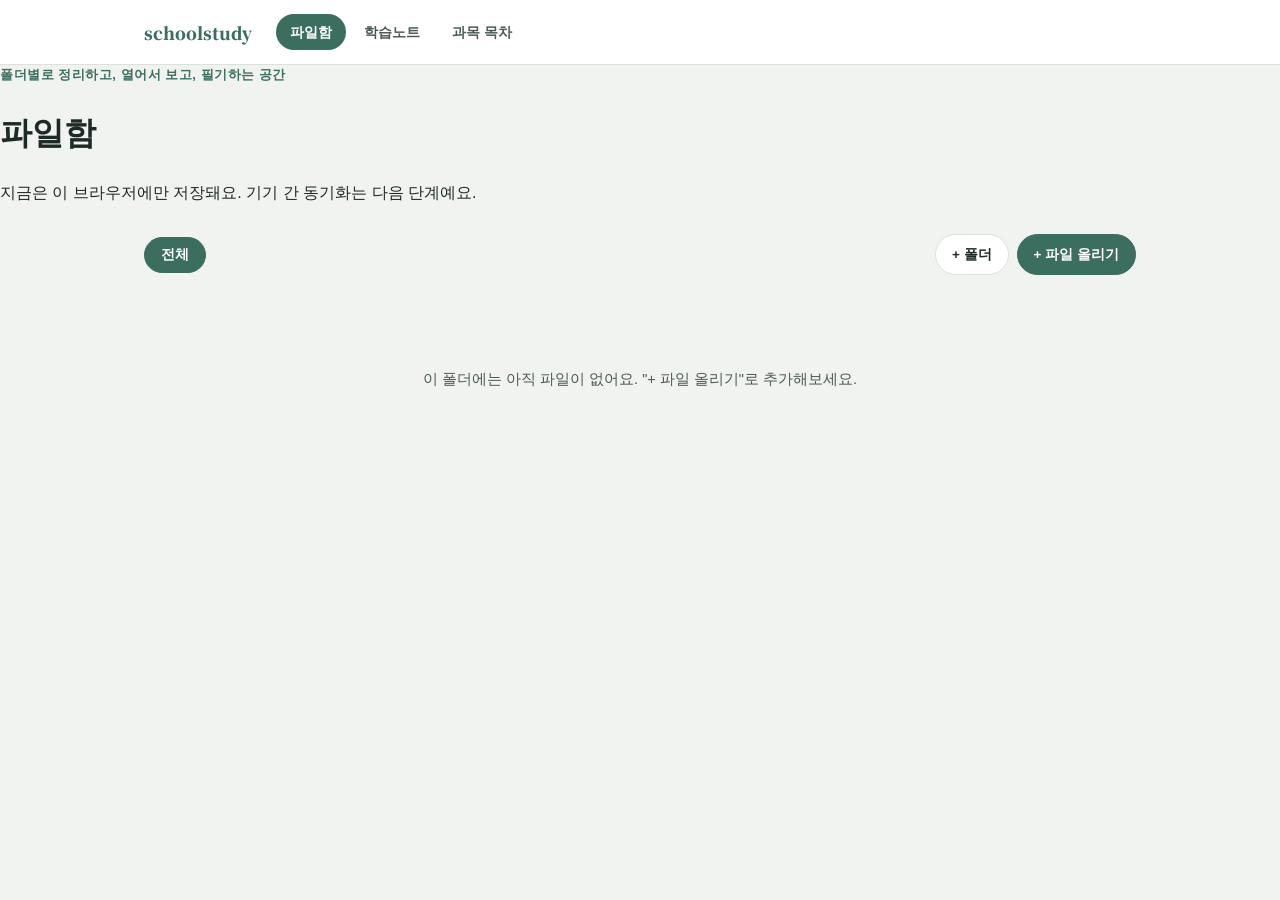
<file: index.html>
<!DOCTYPE html>
<html lang="ko">
<head>
<meta charset="UTF-8">
<meta name="viewport" content="width=device-width, initial-scale=1.0">
<title>schoolstudy — 파일함</title>
<link rel="preconnect" href="https://fonts.googleapis.com">
<link rel="preconnect" href="https://fonts.gstatic.com" crossorigin>
<link href="https://fonts.googleapis.com/css2?family=Noto+Serif+KR:wght@500;700;900&family=Pretendard:wght@400;500;600;700&display=swap" rel="stylesheet">
<link rel="stylesheet" href="style.css">
<link rel="stylesheet" href="vault.css">
</head>
<body>

  <div id="siteNav"></div>

  <header class="page-header">
    <p class="eyebrow">폴더별로 정리하고, 열어서 보고, 필기하는 공간</p>
    <h1 class="page-title">파일함</h1>
    <p class="page-sub" id="vaultHint">지금은 이 브라우저에만 저장돼요. 기기 간 동기화는 다음 단계예요.</p>
  </header>

  <main class="vault-main">
    <div class="vault-toolbar">
      <div class="folder-rail" id="folderRail"></div>
      <div class="vault-actions">
        <button type="button" class="vault-btn" id="newFolderBtn">+ 폴더</button>
        <label class="vault-btn vault-btn-primary" for="fileInput">+ 파일 올리기</label>
        <input type="file" id="fileInput" accept="image/*,application/pdf" multiple hidden />
      </div>
    </div>

    <div class="file-grid" id="fileGrid"></div>
    <p class="empty-state" id="vaultEmpty" hidden>이 폴더에는 아직 파일이 없어요. "+ 파일 올리기"로 추가해보세요.</p>
  </main>

  <div class="viewer-overlay" id="viewerOverlay" hidden>
    <div class="viewer-card">
      <div class="viewer-topbar">
        <span class="viewer-filename" id="viewerFilename"></span>
        <div class="viewer-tools">
          <button type="button" class="viewer-tool-btn" id="penToggleBtn">✏️ 필기</button>
          <button type="button" class="viewer-tool-btn" id="clearNoteBtn">지우기</button>
          <button type="button" class="viewer-tool-btn" id="viewerCloseBtn">닫기 ✕</button>
        </div>
      </div>
      <div class="viewer-canvas-wrap" id="viewerCanvasWrap">
        <img id="viewerImage" hidden />
        <embed id="viewerPdf" type="application/pdf" hidden />
        <canvas id="viewerCanvas"></canvas>
      </div>
    </div>
  </div>

  <script src="nav.js"></script>
  <script src="vault.js"></script>
</body>
</html>
</file>
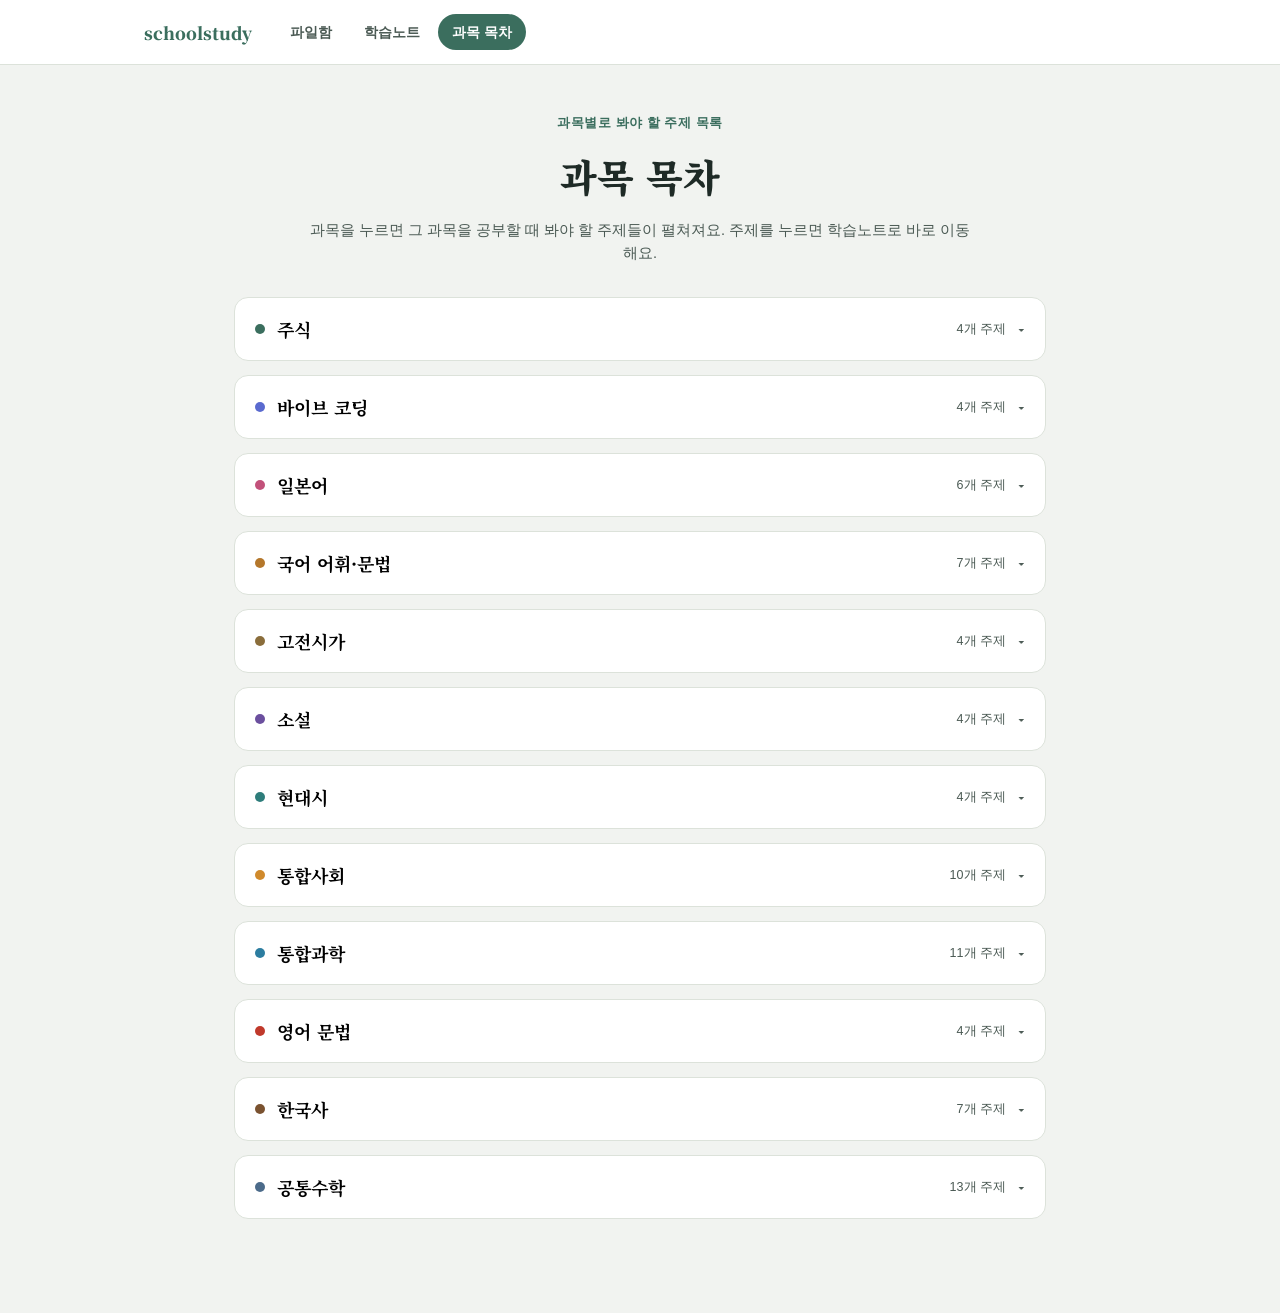
<file: curriculum.html>
<!DOCTYPE html>
<html lang="ko">
<head>
<meta charset="UTF-8">
<meta name="viewport" content="width=device-width, initial-scale=1.0">
<title>과목 목차 — schoolstudy</title>
<link rel="preconnect" href="https://fonts.googleapis.com">
<link rel="preconnect" href="https://fonts.gstatic.com" crossorigin>
<link href="https://fonts.googleapis.com/css2?family=Noto+Serif+KR:wght@500;700;900&family=Pretendard:wght@400;500;600;700&display=swap" rel="stylesheet">
<link rel="stylesheet" href="style.css">
<link rel="stylesheet" href="curriculum.css">
</head>
<body>

  <div id="siteNav"></div>

  <header class="page-header">
    <p class="eyebrow">과목별로 봐야 할 주제 목록</p>
    <h1 class="page-title">과목 목차</h1>
    <p class="page-sub">과목을 누르면 그 과목을 공부할 때 봐야 할 주제들이 펼쳐져요. 주제를 누르면 학습노트로 바로 이동해요.</p>
  </header>

  <main class="curriculum-main" id="curriculumMain"></main>

  <script src="nav.js"></script>
  <script src="data.js"></script>
  <script src="curriculum.js"></script>
</body>
</html>
</file>
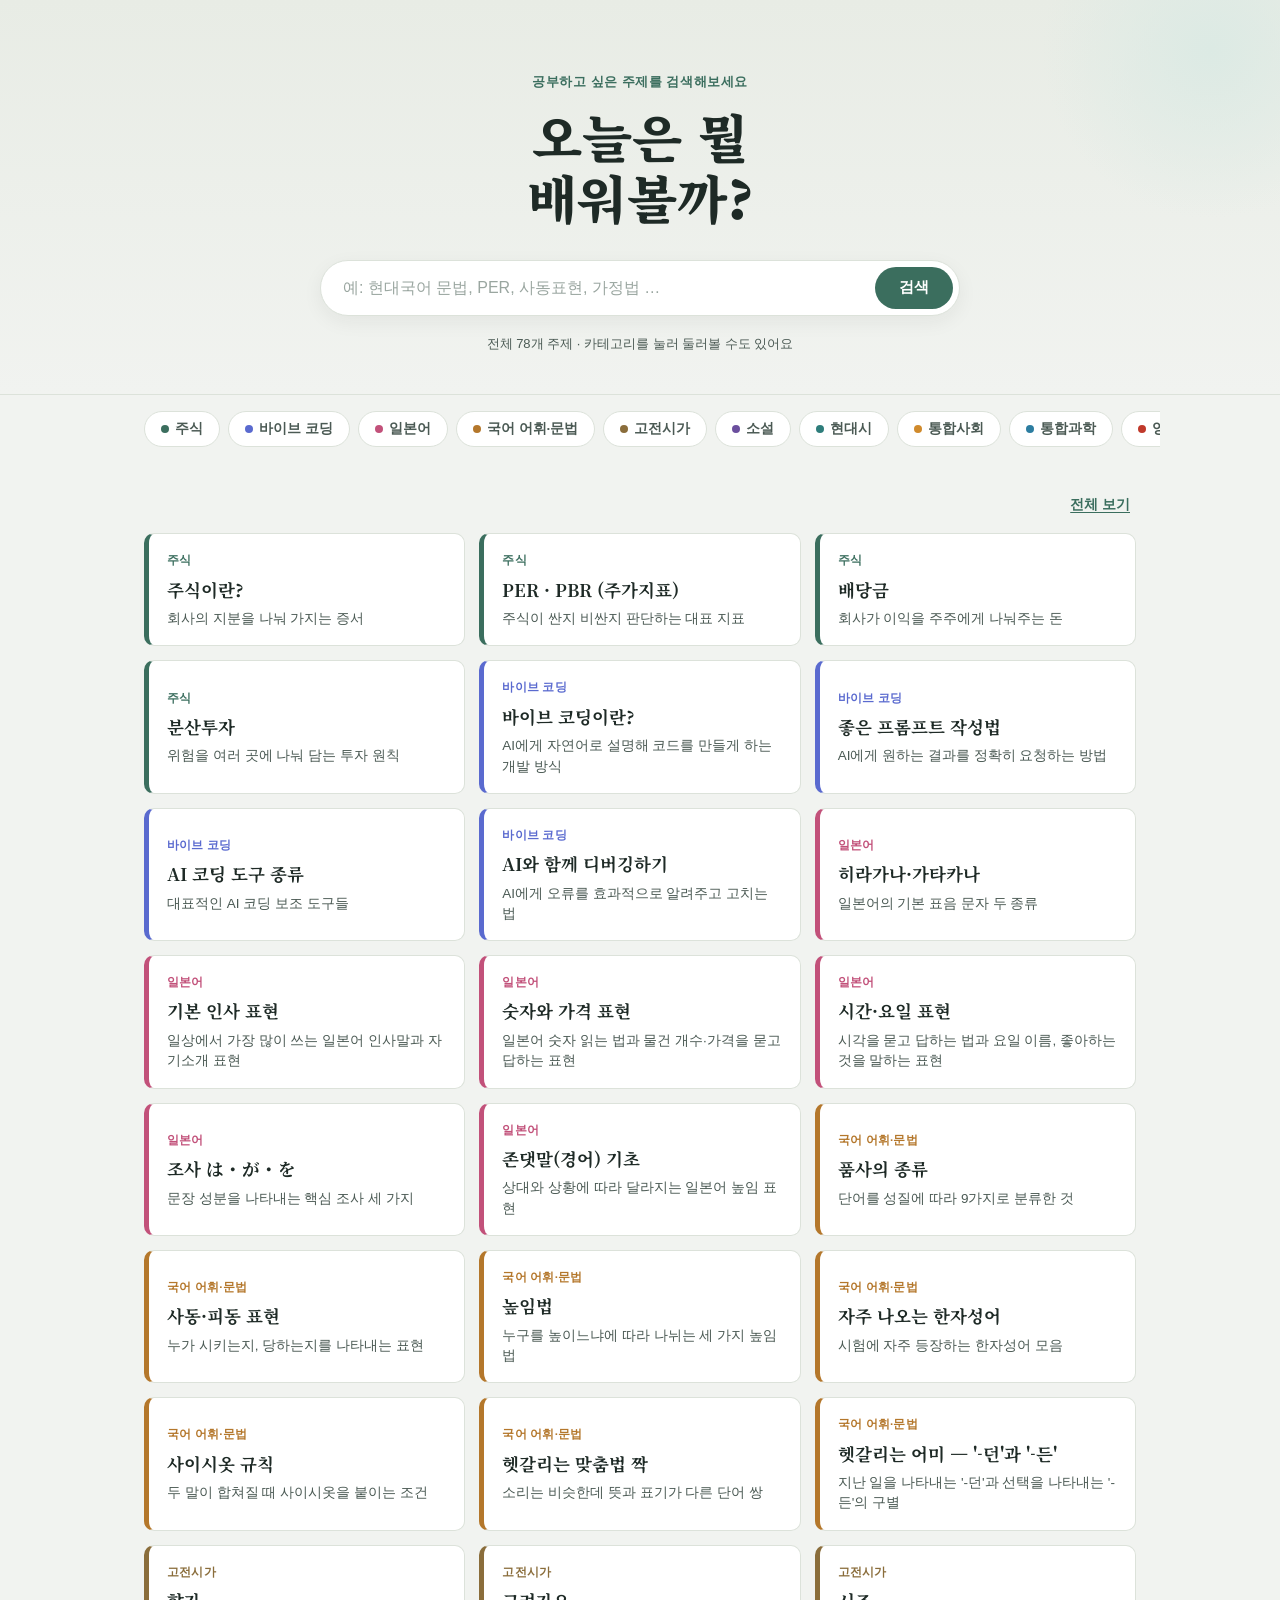
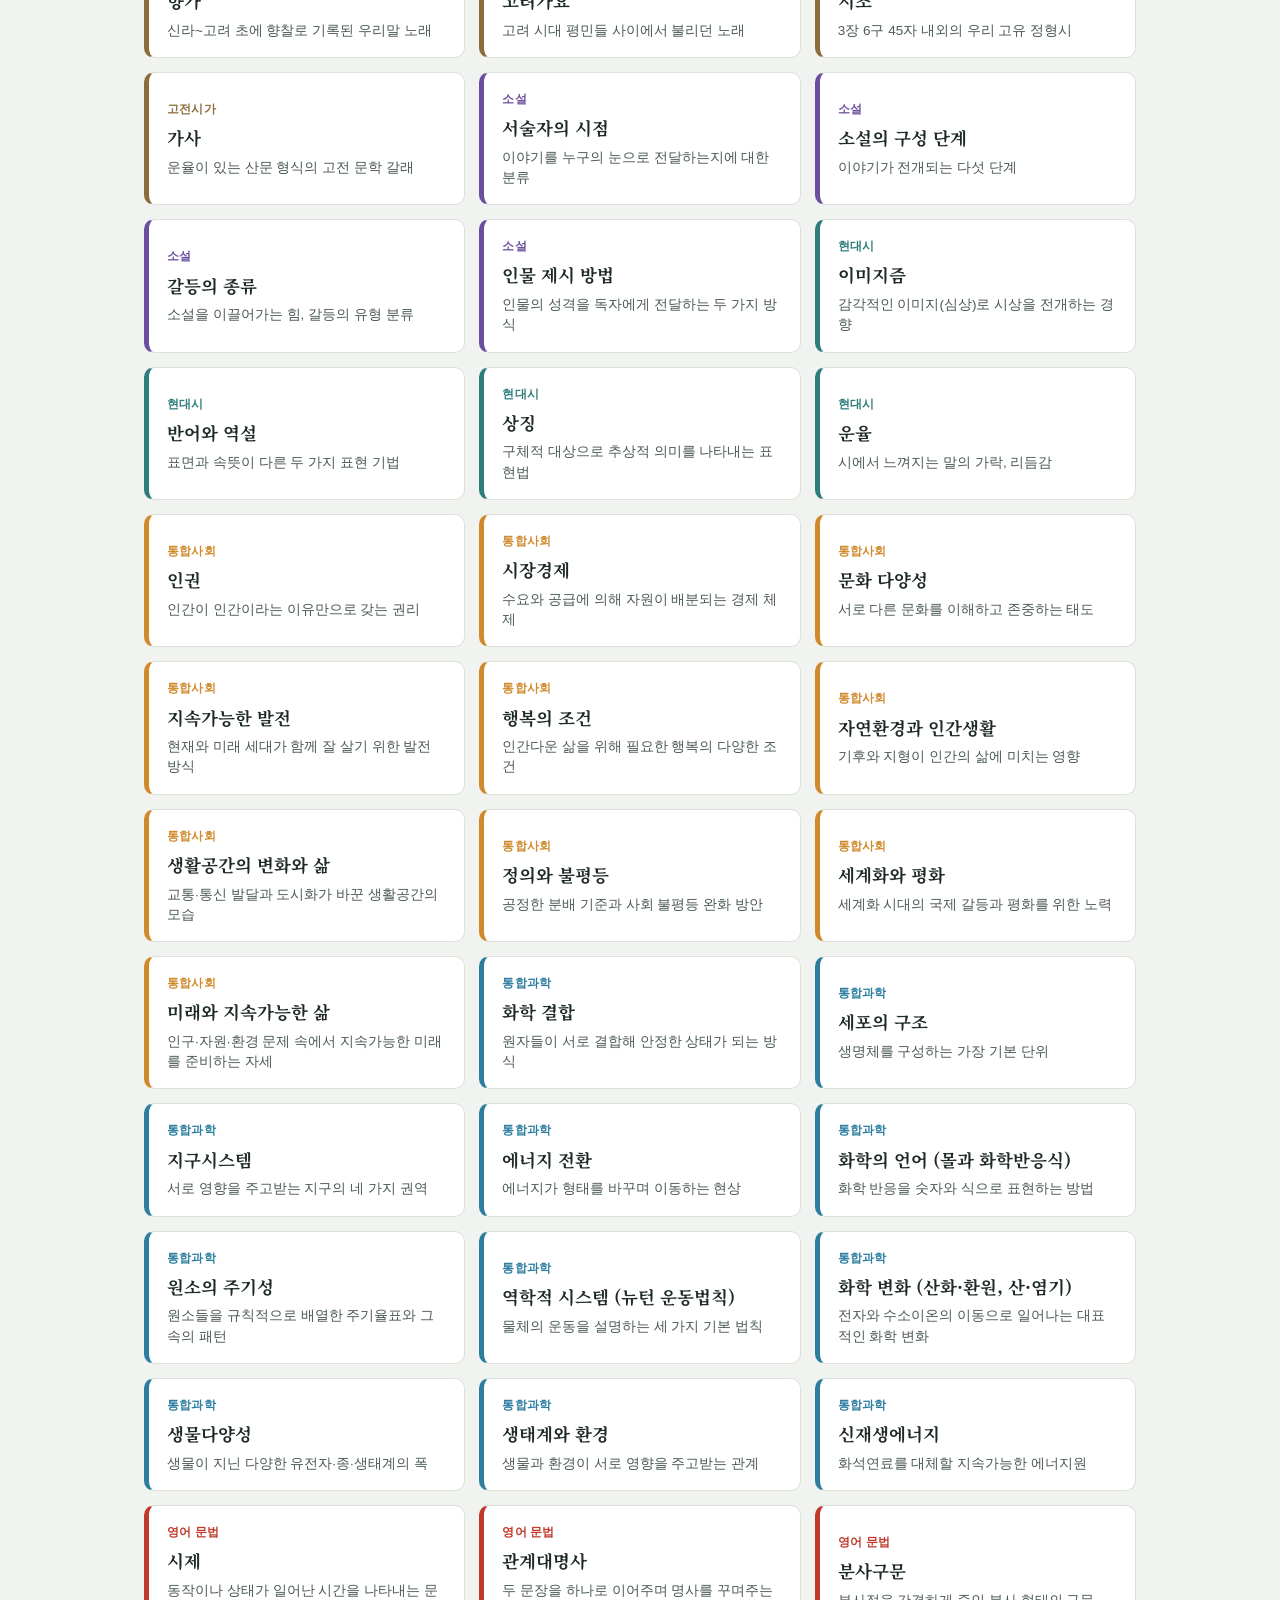
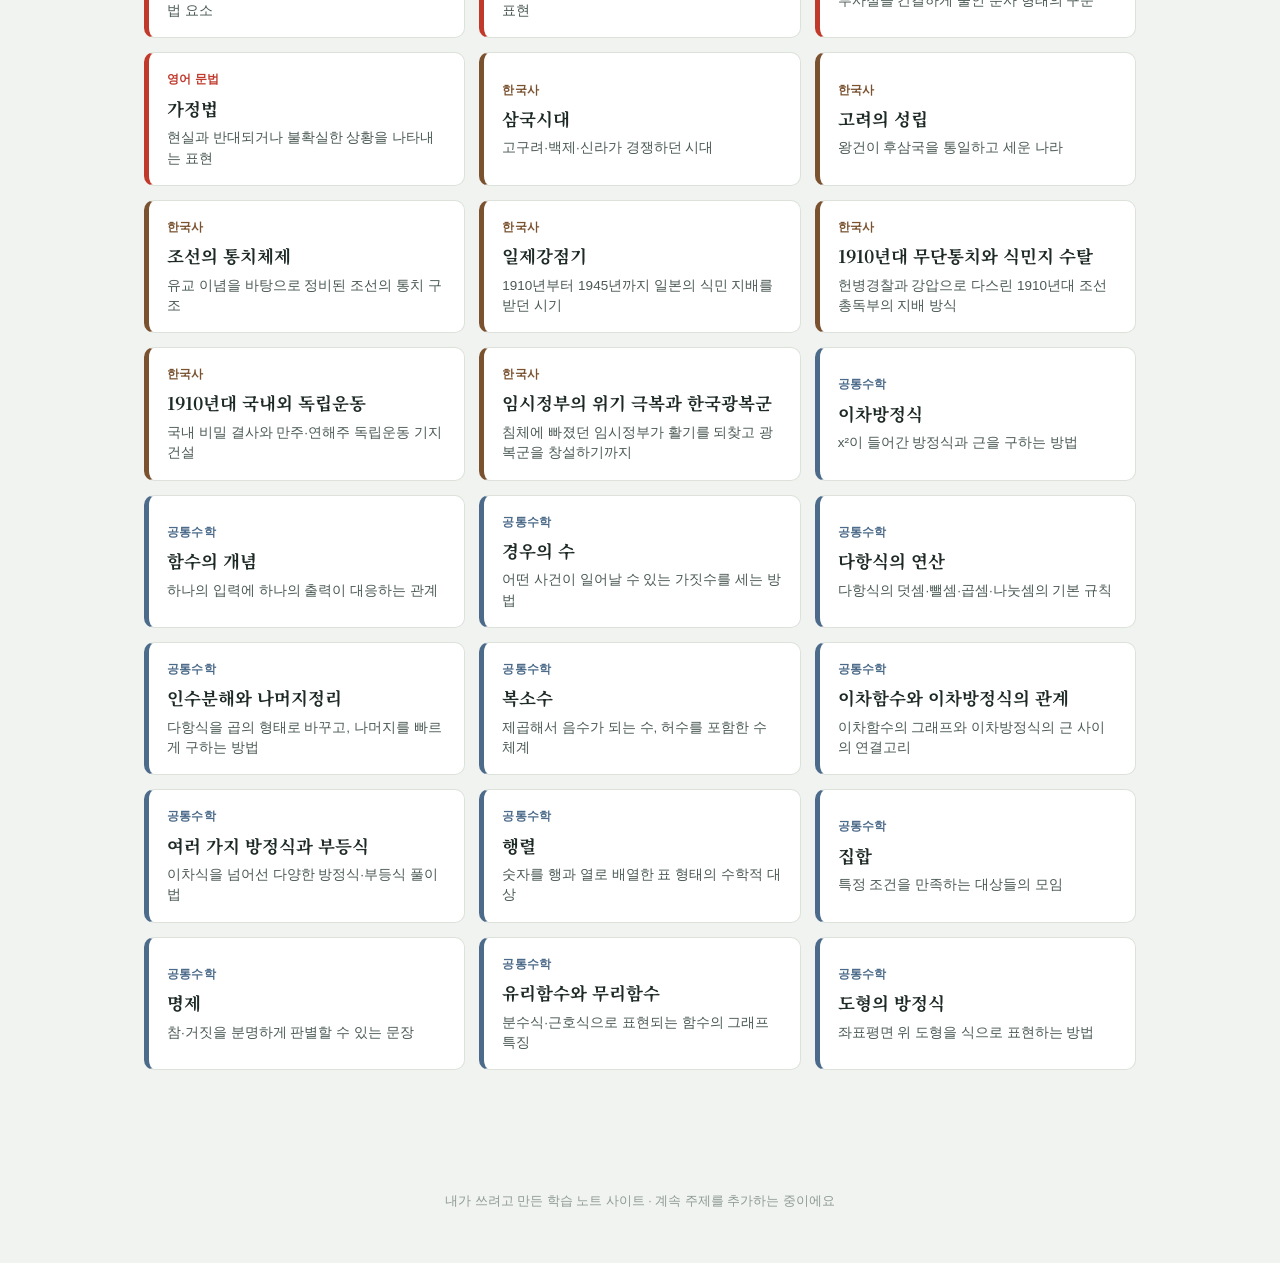
<file: index (4).html>
<!DOCTYPE html>
<html lang="ko">
<head>
<meta charset="UTF-8">
<meta name="viewport" content="width=device-width, initial-scale=1.0">
<title>오늘의 공부 — 주제 검색 학습 노트</title>
<link rel="preconnect" href="https://fonts.googleapis.com">
<link rel="preconnect" href="https://fonts.gstatic.com" crossorigin>
<link href="https://fonts.googleapis.com/css2?family=Noto+Serif+KR:wght@500;700;900&family=Pretendard:wght@400;500;600;700&display=swap" rel="stylesheet">
<link rel="stylesheet" href="style.css">
</head>
<body>

  <header class="hero">
    <div class="hero-inner">
      <p class="eyebrow">공부하고 싶은 주제를 검색해보세요</p>
      <h1 class="hero-title">오늘은 뭘<br><span class="highlight">배워볼까?</span></h1>
      <form class="search-form" id="searchForm" autocomplete="off">
        <input
          type="text"
          id="searchInput"
          class="search-input"
          placeholder="예: 현대국어 문법, PER, 사동표현, 가정법 …"
        />
        <button type="submit" class="search-btn" aria-label="검색">검색</button>
      </form>
      <p class="hero-hint" id="heroHint">전체 <span id="topicCount">0</span>개 주제 · 카테고리를 눌러 둘러볼 수도 있어요</p>
    </div>
  </header>

  <nav class="category-rail" id="categoryRail" aria-label="카테고리"></nav>

  <main class="main">
    <section id="resultsSection">
      <div class="results-header" id="resultsHeader" hidden>
        <h2 id="resultsTitle"></h2>
        <button class="clear-btn" id="clearBtn" type="button">전체 보기</button>
      </div>
      <div class="topic-grid" id="topicGrid"></div>
      <p class="empty-state" id="emptyState" hidden>
        아직 준비되지 않은 주제예요. 다른 검색어로 시도해보거나, 카테고리에서 비슷한 주제를 찾아보세요.
      </p>
    </section>
  </main>

  <div class="detail-overlay" id="detailOverlay" hidden>
    <div class="detail-card" role="dialog" aria-modal="true">
      <button class="detail-close" id="detailClose" aria-label="닫기">닫기 ✕</button>
      <p class="detail-tag" id="detailTag"></p>
      <h2 class="detail-title" id="detailTitle"></h2>
      <p class="detail-summary" id="detailSummary"></p>
      <div class="detail-body" id="detailBody"></div>
    </div>
  </div>

  <footer class="footer">
    <p>내가 쓰려고 만든 학습 노트 사이트 · 계속 주제를 추가하는 중이에요</p>
  </footer>

  <script src="data.js"></script>
  <script src="app.js"></script>
</body>
</html>
</file>
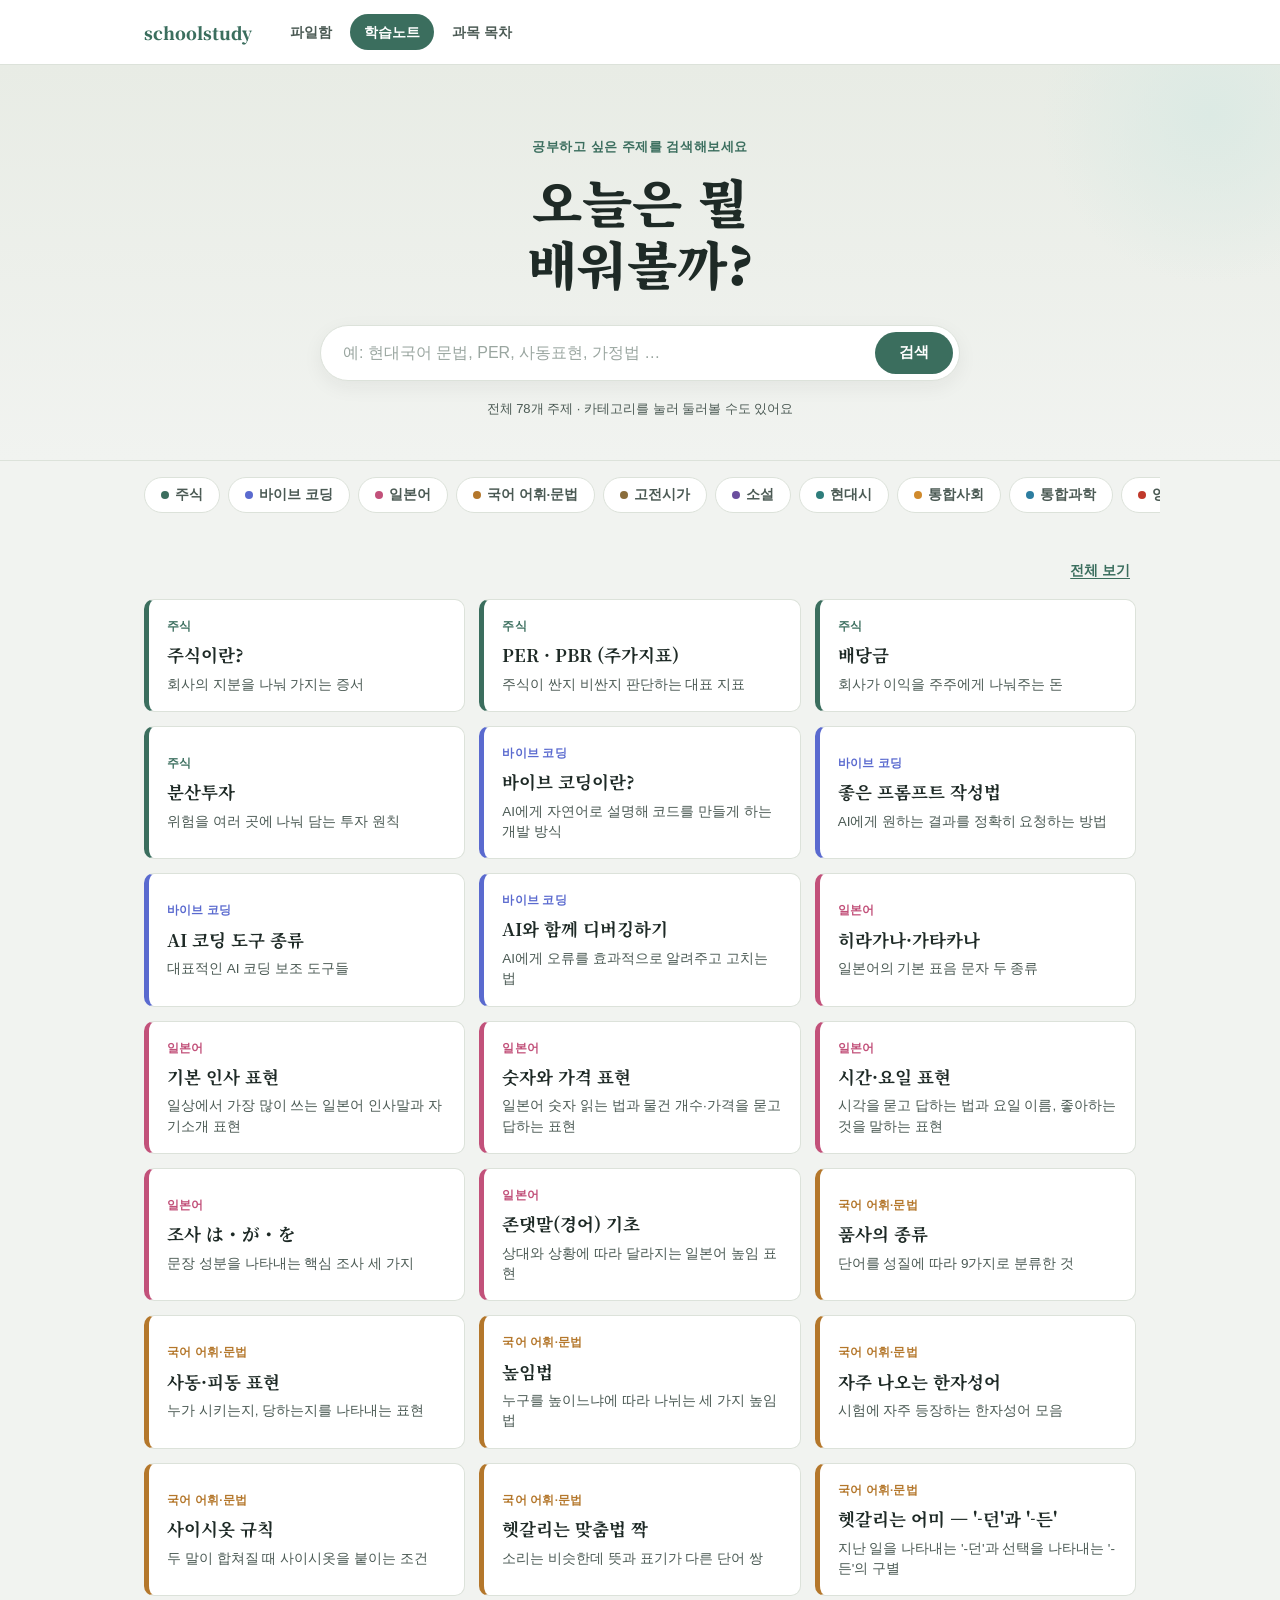
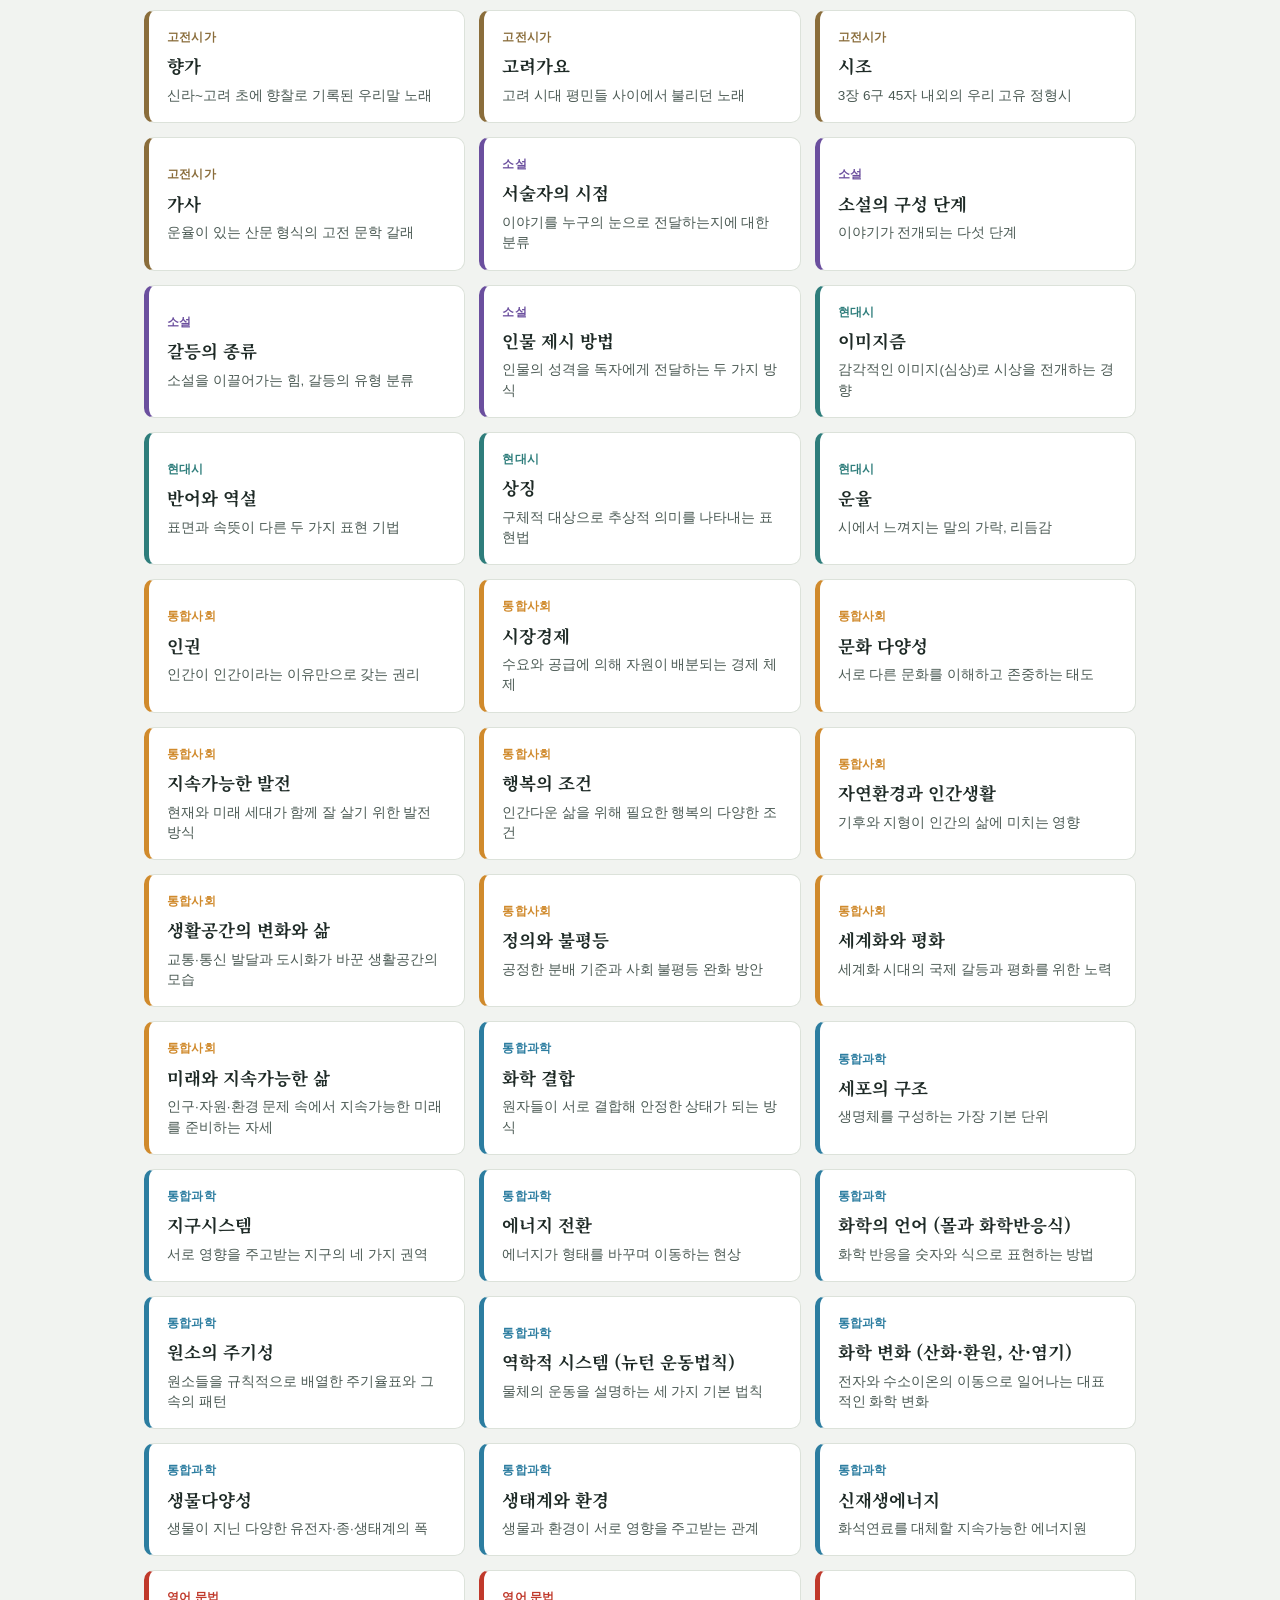
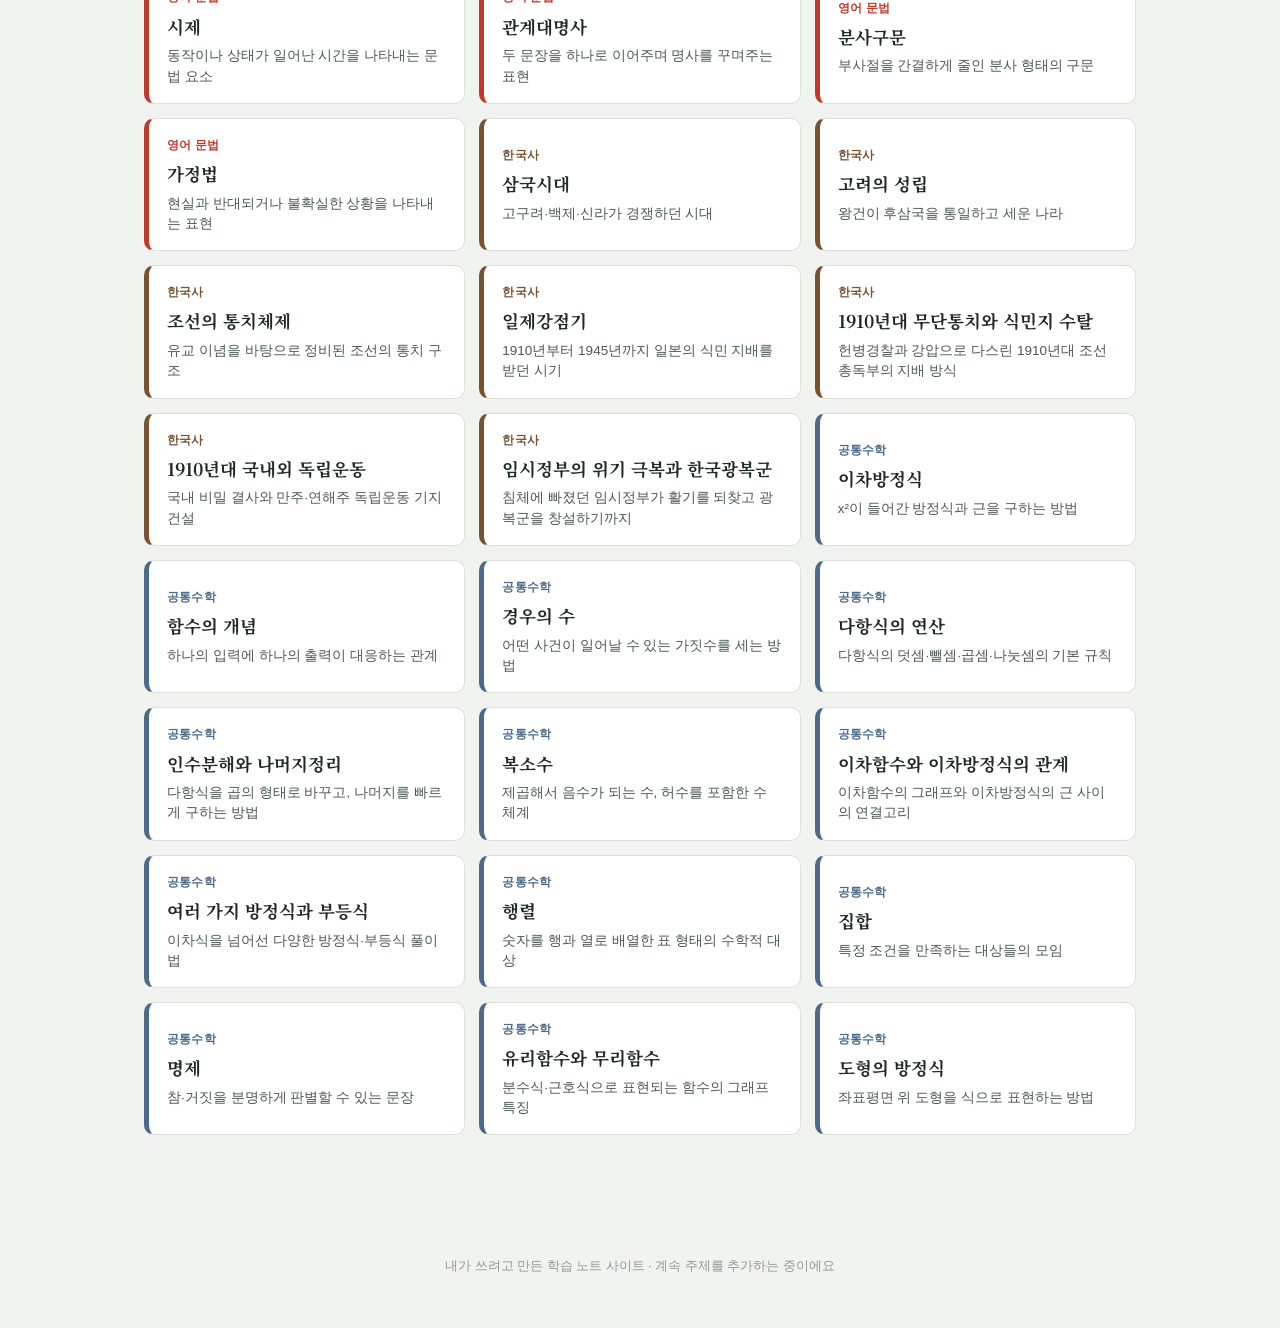
<file: notes.html>
<!DOCTYPE html>
<html lang="ko">
<head>
<meta charset="UTF-8">
<meta name="viewport" content="width=device-width, initial-scale=1.0">
<title>오늘의 공부 — 주제 검색 학습 노트</title>
<link rel="preconnect" href="https://fonts.googleapis.com">
<link rel="preconnect" href="https://fonts.gstatic.com" crossorigin>
<link href="https://fonts.googleapis.com/css2?family=Noto+Serif+KR:wght@500;700;900&family=Pretendard:wght@400;500;600;700&display=swap" rel="stylesheet">
<link rel="stylesheet" href="style.css">
</head>
<body>

  <div id="siteNav"></div>

  <header class="hero">
    <div class="hero-inner">
      <p class="eyebrow">공부하고 싶은 주제를 검색해보세요</p>
      <h1 class="hero-title">오늘은 뭘<br><span class="highlight">배워볼까?</span></h1>
      <form class="search-form" id="searchForm" autocomplete="off">
        <input
          type="text"
          id="searchInput"
          class="search-input"
          placeholder="예: 현대국어 문법, PER, 사동표현, 가정법 …"
        />
        <button type="submit" class="search-btn" aria-label="검색">검색</button>
      </form>
      <p class="hero-hint" id="heroHint">전체 <span id="topicCount">0</span>개 주제 · 카테고리를 눌러 둘러볼 수도 있어요</p>
    </div>
  </header>

  <nav class="category-rail" id="categoryRail" aria-label="카테고리"></nav>

  <main class="main">
    <section id="resultsSection">
      <div class="results-header" id="resultsHeader" hidden>
        <h2 id="resultsTitle"></h2>
        <button class="clear-btn" id="clearBtn" type="button">전체 보기</button>
      </div>
      <div class="topic-grid" id="topicGrid"></div>
      <p class="empty-state" id="emptyState" hidden>
        아직 준비되지 않은 주제예요. 다른 검색어로 시도해보거나, 카테고리에서 비슷한 주제를 찾아보세요.
      </p>
    </section>
  </main>

  <div class="detail-overlay" id="detailOverlay" hidden>
    <div class="detail-card" role="dialog" aria-modal="true">
      <button class="detail-close" id="detailClose" aria-label="닫기">닫기 ✕</button>
      <p class="detail-tag" id="detailTag"></p>
      <h2 class="detail-title" id="detailTitle"></h2>
      <p class="detail-summary" id="detailSummary"></p>
      <div class="detail-body" id="detailBody"></div>
    </div>
  </div>

  <footer class="footer">
    <p>내가 쓰려고 만든 학습 노트 사이트 · 계속 주제를 추가하는 중이에요</p>
  </footer>

  <script src="nav.js"></script>
  <script src="data.js"></script>
  <script src="app.js"></script>
</body>
</html>
</file>
<file: style.css>
:root {
  --paper: #F1F3F0;
  --paper-alt: #E8ECE5;
  --ink: #1E2A26;
  --ink-soft: #4B5A54;
  --card: #FFFFFF;
  --line: #DCE2DA;
  --accent: #3B6E5E;
  --accent-soft: #DCEAE4;
  --highlight: #E8A93D;
  --highlight-soft: #FBEBCB;
  --radius: 14px;
  --serif: 'Noto Serif KR', serif;
  --sans: 'Pretendard', -apple-system, BlinkMacSystemFont, sans-serif;
}

* { box-sizing: border-box; }

body {
  margin: 0;
  background: var(--paper);
  color: var(--ink);
  font-family: var(--sans);
  line-height: 1.6;
  -webkit-font-smoothing: antialiased;
}

/* ---------- Site nav ---------- */

#siteNav {
  position: sticky;
  top: 0;
  z-index: 40;
  background: var(--card);
  border-bottom: 1px solid var(--line);
}

.nav-inner {
  max-width: 1040px;
  margin: 0 auto;
  display: flex;
  align-items: center;
  gap: 24px;
  padding: 14px 24px;
}

.nav-brand {
  font-family: var(--serif);
  font-weight: 900;
  font-size: 17px;
  color: var(--accent);
  flex: none;
}

.nav-links {
  display: flex;
  gap: 4px;
  overflow-x: auto;
}

.nav-link {
  flex: none;
  font-size: 14px;
  font-weight: 600;
  color: var(--ink-soft);
  text-decoration: none;
  padding: 7px 14px;
  border-radius: 999px;
  white-space: nowrap;
  transition: background 0.12s ease, color 0.12s ease;
}

.nav-link:hover {
  background: var(--paper-alt);
}

.nav-link.active {
  background: var(--accent);
  color: #fff;
}

/* ---------- Hero ---------- */

.hero {
  position: relative;
  padding: 72px 24px 40px;
  background:
    linear-gradient(180deg, var(--paper-alt) 0%, var(--paper) 100%);
  border-bottom: 1px solid var(--line);
  overflow: hidden;
}

.hero::before {
  content: "";
  position: absolute;
  top: -120px;
  right: -100px;
  width: 340px;
  height: 340px;
  border-radius: 50%;
  background: radial-gradient(circle, var(--accent-soft) 0%, transparent 70%);
  pointer-events: none;
}

.hero-inner {
  position: relative;
  max-width: 640px;
  margin: 0 auto;
  text-align: center;
}

.eyebrow {
  margin: 0 0 12px;
  font-size: 13px;
  font-weight: 600;
  letter-spacing: 0.04em;
  color: var(--accent);
  text-transform: uppercase;
}

.hero-title {
  font-family: var(--serif);
  font-weight: 900;
  font-size: clamp(34px, 6vw, 52px);
  line-height: 1.18;
  margin: 0 0 32px;
  color: var(--ink);
}

.hero-title .highlight {
  position: relative;
  display: inline-block;
}

.hero-title .highlight::after {
  content: "";
  position: absolute;
  left: -4px;
  right: -4px;
  bottom: 6px;
  height: 0.42em;
  background: var(--highlight-soft);
  z-index: -1;
  border-radius: 3px;
}

.search-form {
  display: flex;
  gap: 8px;
  background: var(--card);
  border: 1.5px solid var(--line);
  border-radius: 999px;
  padding: 6px 6px 6px 22px;
  box-shadow: 0 6px 20px rgba(30, 42, 38, 0.06);
}

.search-form:focus-within {
  border-color: var(--accent);
  box-shadow: 0 6px 24px rgba(59, 110, 94, 0.16);
}

.search-input {
  flex: 1;
  border: none;
  outline: none;
  background: transparent;
  font-family: var(--sans);
  font-size: 16px;
  color: var(--ink);
  padding: 12px 0;
}

.search-input::placeholder {
  color: #9AA6A0;
}

.search-btn {
  border: none;
  background: var(--accent);
  color: #fff;
  font-family: var(--sans);
  font-weight: 600;
  font-size: 15px;
  padding: 0 24px;
  border-radius: 999px;
  cursor: pointer;
  transition: background 0.15s ease;
}

.search-btn:hover { background: #2E5A4C; }

.hero-hint {
  margin: 18px 0 0;
  font-size: 13px;
  color: var(--ink-soft);
}

/* ---------- Category rail ---------- */

.category-rail {
  display: flex;
  gap: 8px;
  overflow-x: auto;
  padding: 16px 24px;
  max-width: 1040px;
  margin: 0 auto;
  scrollbar-width: thin;
}

.category-rail::-webkit-scrollbar { height: 5px; }
.category-rail::-webkit-scrollbar-thumb { background: var(--line); border-radius: 4px; }

.cat-chip {
  flex: none;
  display: inline-flex;
  align-items: center;
  gap: 6px;
  padding: 8px 16px;
  border-radius: 999px;
  border: 1.5px solid var(--line);
  background: var(--card);
  font-family: var(--sans);
  font-size: 13.5px;
  font-weight: 600;
  color: var(--ink-soft);
  cursor: pointer;
  white-space: nowrap;
  transition: transform 0.12s ease, border-color 0.12s ease, color 0.12s ease;
}

.cat-chip .dot {
  width: 8px;
  height: 8px;
  border-radius: 50%;
  flex: none;
}

.cat-chip:hover { transform: translateY(-1px); }

.cat-chip.active {
  border-color: transparent;
  color: #fff;
}

/* ---------- Main / results ---------- */

.main {
  max-width: 1040px;
  margin: 0 auto;
  padding: 12px 24px 80px;
}

.results-header {
  display: flex;
  align-items: baseline;
  justify-content: space-between;
  margin: 20px 0 18px;
}

.results-header h2 {
  font-family: var(--serif);
  font-size: 20px;
  margin: 0;
}

.clear-btn {
  border: none;
  background: none;
  color: var(--accent);
  font-family: var(--sans);
  font-weight: 600;
  font-size: 13.5px;
  cursor: pointer;
  text-decoration: underline;
  text-underline-offset: 3px;
}

.topic-grid {
  display: grid;
  grid-template-columns: repeat(auto-fill, minmax(240px, 1fr));
  gap: 14px;
  margin-top: 8px;
}

.topic-card {
  position: relative;
  background: var(--card);
  border: 1px solid var(--line);
  border-left: 5px solid var(--accent);
  border-radius: 10px;
  padding: 18px 18px 16px;
  cursor: pointer;
  text-align: left;
  transition: transform 0.14s ease, box-shadow 0.14s ease;
  font-family: var(--sans);
}

.topic-card:hover {
  transform: translateY(-3px);
  box-shadow: 0 10px 22px rgba(30, 42, 38, 0.08);
}

.topic-card .cat-label {
  font-size: 11.5px;
  font-weight: 700;
  letter-spacing: 0.02em;
  text-transform: uppercase;
  margin: 0 0 8px;
}

.topic-card h3 {
  font-family: var(--serif);
  font-size: 17.5px;
  margin: 0 0 8px;
  color: var(--ink);
  line-height: 1.35;
}

.topic-card p {
  margin: 0;
  font-size: 13.5px;
  color: var(--ink-soft);
  line-height: 1.5;
}

.empty-state {
  text-align: center;
  color: var(--ink-soft);
  font-size: 14.5px;
  padding: 60px 20px;
}

/* ---------- Detail overlay ---------- */

.detail-overlay {
  position: fixed;
  inset: 0;
  background: rgba(20, 28, 25, 0.5);
  display: flex;
  align-items: flex-end;
  justify-content: center;
  z-index: 50;
  padding: 0;
}

.detail-overlay[hidden] {
  display: none;
}

@media (min-width: 640px) {
  .detail-overlay {
    align-items: center;
    padding: 24px;
  }
}

.detail-card {
  position: relative;
  background: var(--card);
  width: 100%;
  max-width: 640px;
  max-height: 88vh;
  overflow-y: auto;
  border-radius: 20px 20px 0 0;
  padding: 32px 28px 40px;
  box-shadow: 0 -8px 40px rgba(0,0,0,0.15);
}

@media (min-width: 640px) {
  .detail-card { border-radius: 18px; padding: 40px 40px 44px; }
}

.detail-close {
  position: absolute;
  top: 18px;
  right: 18px;
  border: none;
  background: var(--paper-alt);
  color: var(--ink-soft);
  font-family: var(--sans);
  font-size: 12.5px;
  font-weight: 600;
  padding: 7px 13px;
  border-radius: 999px;
  cursor: pointer;
}

.detail-tag {
  font-size: 12px;
  font-weight: 700;
  letter-spacing: 0.03em;
  text-transform: uppercase;
  margin: 0 0 10px;
}

.detail-title {
  font-family: var(--serif);
  font-size: 27px;
  margin: 0 0 10px;
  line-height: 1.3;
  padding-right: 60px;
}

.detail-summary {
  font-size: 15px;
  color: var(--ink-soft);
  margin: 0 0 24px;
  padding-bottom: 20px;
  border-bottom: 1px dashed var(--line);
}

.detail-body p {
  font-size: 15.5px;
  line-height: 1.85;
  margin: 0 0 18px;
  color: #2B3733;
}

/* ---------- Footer ---------- */

.footer {
  text-align: center;
  padding: 28px 20px 40px;
  font-size: 12.5px;
  color: #8E9B94;
}

/* ---------- Accessibility ---------- */

:focus-visible {
  outline: 2px solid var(--accent);
  outline-offset: 2px;
}

@media (prefers-reduced-motion: reduce) {
  * { transition: none !important; }
}
</file>
<file: vault.css>
.vault-main {
  max-width: 1040px;
  margin: 0 auto;
  padding: 12px 24px 80px;
}

.vault-toolbar {
  display: flex;
  align-items: center;
  justify-content: space-between;
  gap: 16px;
  flex-wrap: wrap;
  margin-bottom: 18px;
}

.folder-rail {
  display: flex;
  gap: 8px;
  overflow-x: auto;
  flex: 1;
}

.folder-chip {
  flex: none;
  padding: 8px 16px;
  border-radius: 999px;
  border: 1.5px solid var(--line);
  background: var(--card);
  font-size: 13.5px;
  font-weight: 600;
  color: var(--ink-soft);
  cursor: pointer;
  white-space: nowrap;
}

.folder-chip.active {
  background: var(--accent);
  border-color: var(--accent);
  color: #fff;
}

.vault-actions {
  display: flex;
  gap: 8px;
  flex: none;
}

.vault-btn {
  border: 1.5px solid var(--line);
  background: var(--card);
  color: var(--ink);
  font-family: var(--sans);
  font-weight: 600;
  font-size: 13.5px;
  padding: 9px 16px;
  border-radius: 999px;
  cursor: pointer;
  white-space: nowrap;
}

.vault-btn-primary {
  background: var(--accent);
  border-color: var(--accent);
  color: #fff;
}

.file-grid {
  display: grid;
  grid-template-columns: repeat(auto-fill, minmax(160px, 1fr));
  gap: 14px;
}

.file-card {
  background: var(--card);
  border: 1px solid var(--line);
  border-radius: 12px;
  padding: 0;
  cursor: pointer;
  overflow: hidden;
  text-align: left;
  font-family: var(--sans);
  position: relative;
}

.file-card .thumb {
  width: 100%;
  height: 120px;
  background: var(--paper-alt);
  display: flex;
  align-items: center;
  justify-content: center;
  font-size: 34px;
  overflow: hidden;
}

.file-card .thumb img {
  width: 100%;
  height: 100%;
  object-fit: cover;
}

.file-card .file-name {
  padding: 10px 12px 12px;
  font-size: 13px;
  font-weight: 600;
  overflow: hidden;
  text-overflow: ellipsis;
  white-space: nowrap;
}

.file-card .delete-btn {
  position: absolute;
  top: 6px;
  right: 6px;
  width: 24px;
  height: 24px;
  border-radius: 50%;
  border: none;
  background: rgba(0,0,0,0.55);
  color: #fff;
  font-size: 13px;
  cursor: pointer;
  line-height: 1;
}

/* ---------- Viewer ---------- */

.viewer-overlay {
  position: fixed;
  inset: 0;
  background: rgba(15, 20, 18, 0.75);
  display: flex;
  align-items: center;
  justify-content: center;
  z-index: 60;
  padding: 16px;
}

.viewer-overlay[hidden] { display: none; }

.viewer-card {
  background: #fff;
  border-radius: 14px;
  width: 100%;
  max-width: 900px;
  max-height: 92vh;
  display: flex;
  flex-direction: column;
  overflow: hidden;
}

.viewer-topbar {
  display: flex;
  align-items: center;
  justify-content: space-between;
  padding: 12px 16px;
  border-bottom: 1px solid var(--line);
  gap: 10px;
}

.viewer-filename {
  font-weight: 700;
  font-size: 14px;
  overflow: hidden;
  text-overflow: ellipsis;
  white-space: nowrap;
}

.viewer-tools {
  display: flex;
  gap: 6px;
  flex: none;
}

.viewer-tool-btn {
  border: 1px solid var(--line);
  background: var(--paper);
  font-family: var(--sans);
  font-size: 12.5px;
  font-weight: 600;
  padding: 7px 12px;
  border-radius: 999px;
  cursor: pointer;
}

.viewer-tool-btn.active {
  background: var(--accent);
  border-color: var(--accent);
  color: #fff;
}

.viewer-canvas-wrap {
  position: relative;
  flex: 1;
  overflow: auto;
  background: #2b2b2b;
  display: flex;
  align-items: flex-start;
  justify-content: center;
}

.viewer-canvas-wrap img,
.viewer-canvas-wrap embed {
  max-width: 100%;
  display: block;
}

.viewer-canvas-wrap embed {
  width: 100%;
  height: 78vh;
  border: none;
}

#viewerCanvas {
  position: absolute;
  top: 0;
  left: 0;
  touch-action: none;
}
</file>
<file: curriculum.css>
.page-header {
  max-width: 720px;
  margin: 0 auto;
  padding: 48px 24px 20px;
  text-align: center;
}

.page-title {
  font-family: var(--serif);
  font-weight: 900;
  font-size: clamp(28px, 5vw, 38px);
  margin: 6px 0 12px;
}

.page-sub {
  color: var(--ink-soft);
  font-size: 14.5px;
  margin: 0;
}

.curriculum-main {
  max-width: 860px;
  margin: 0 auto;
  padding: 12px 24px 80px;
}

.subject-block {
  background: var(--card);
  border: 1px solid var(--line);
  border-radius: 14px;
  margin-bottom: 14px;
  overflow: hidden;
}

.subject-toggle {
  width: 100%;
  display: flex;
  align-items: center;
  gap: 12px;
  padding: 18px 20px;
  background: none;
  border: none;
  cursor: pointer;
  text-align: left;
  font-family: var(--sans);
}

.subject-toggle .dot {
  width: 10px;
  height: 10px;
  border-radius: 50%;
  flex: none;
}

.subject-toggle .subject-name {
  font-family: var(--serif);
  font-size: 18px;
  font-weight: 700;
  flex: 1;
}

.subject-toggle .subject-count {
  font-size: 12.5px;
  color: var(--ink-soft);
}

.subject-toggle .chevron {
  transition: transform 0.15s ease;
  color: var(--ink-soft);
  flex: none;
}

.subject-block.open .chevron {
  transform: rotate(180deg);
}

.subject-topics {
  display: none;
  padding: 0 20px 18px;
  border-top: 1px dashed var(--line);
}

.subject-block.open .subject-topics {
  display: block;
  padding-top: 14px;
}

.topic-chip-list {
  display: flex;
  flex-wrap: wrap;
  gap: 8px;
}

.topic-chip-link {
  display: inline-block;
  padding: 8px 14px;
  border-radius: 999px;
  background: var(--paper-alt);
  border: 1px solid var(--line);
  color: var(--ink);
  text-decoration: none;
  font-size: 13.5px;
  font-weight: 500;
  transition: background 0.12s ease, transform 0.12s ease;
}

.topic-chip-link:hover {
  background: var(--accent-soft);
  transform: translateY(-1px);
}
</file>
